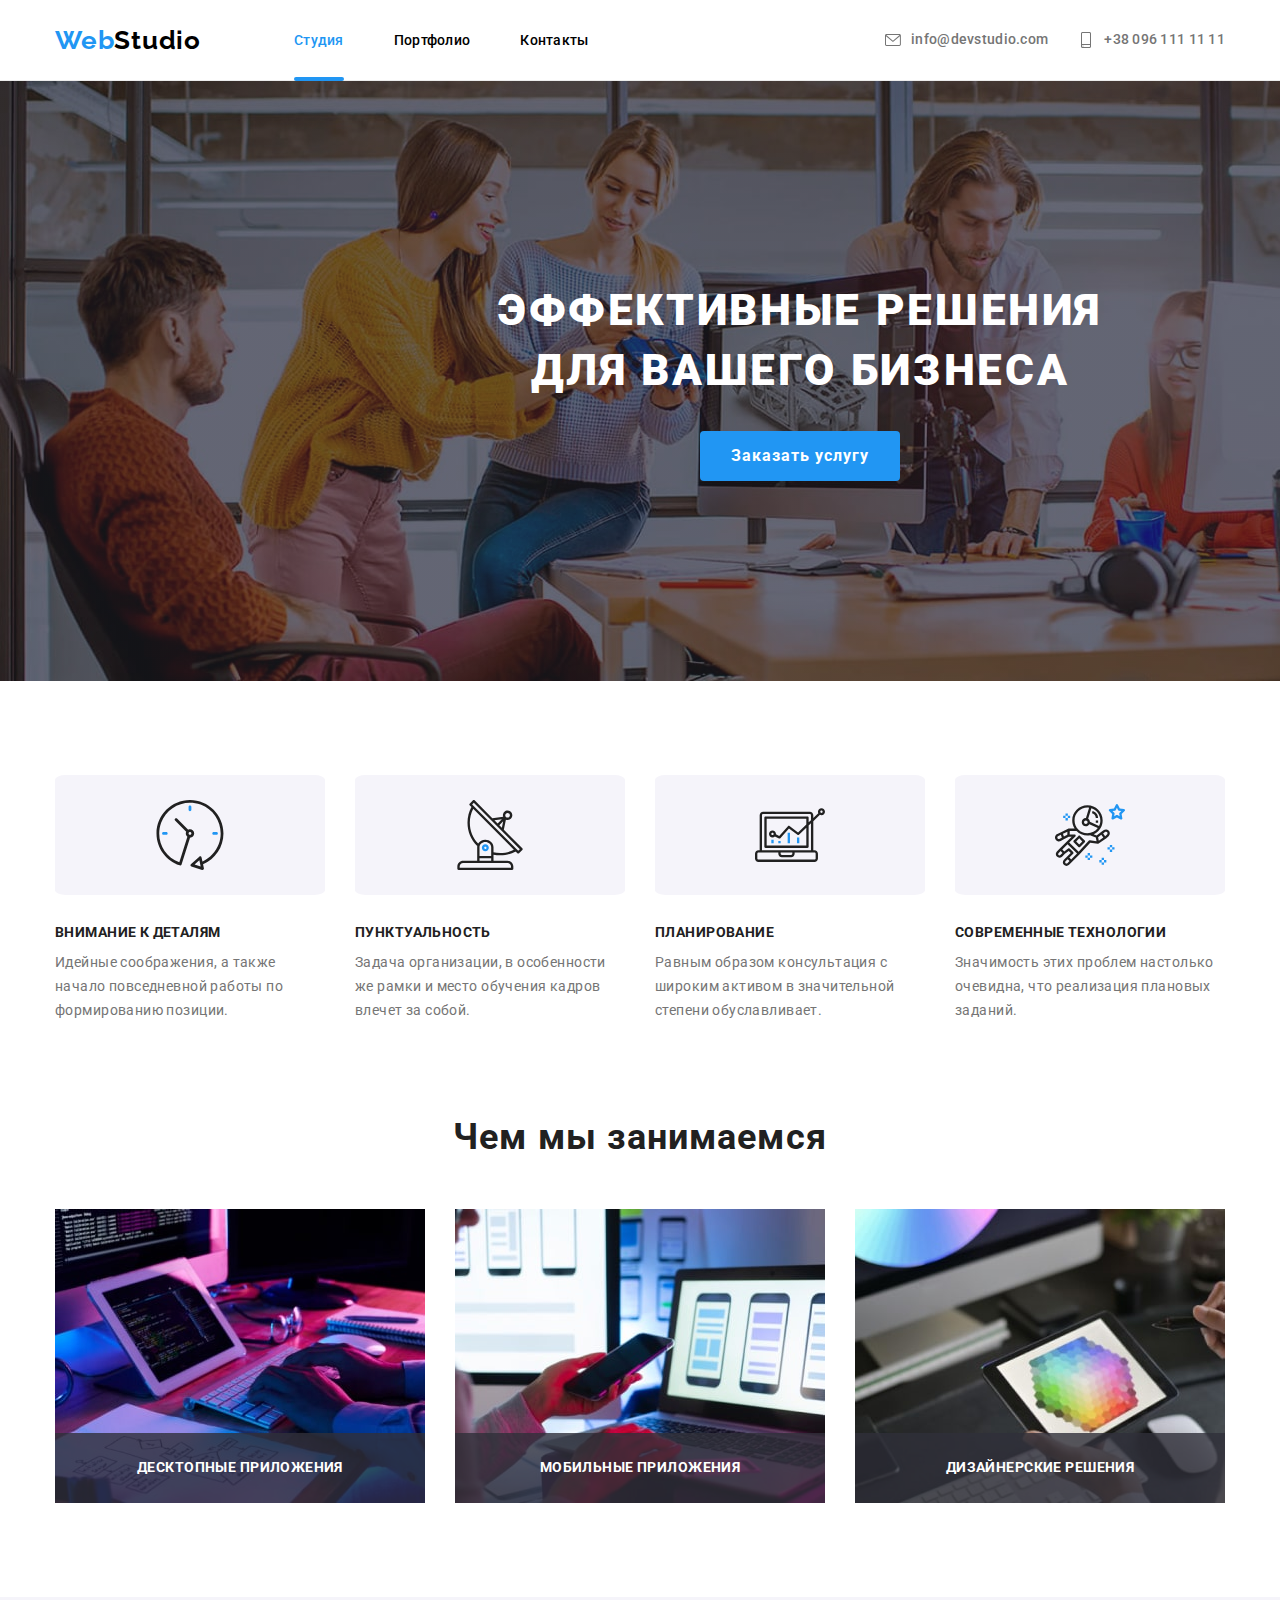
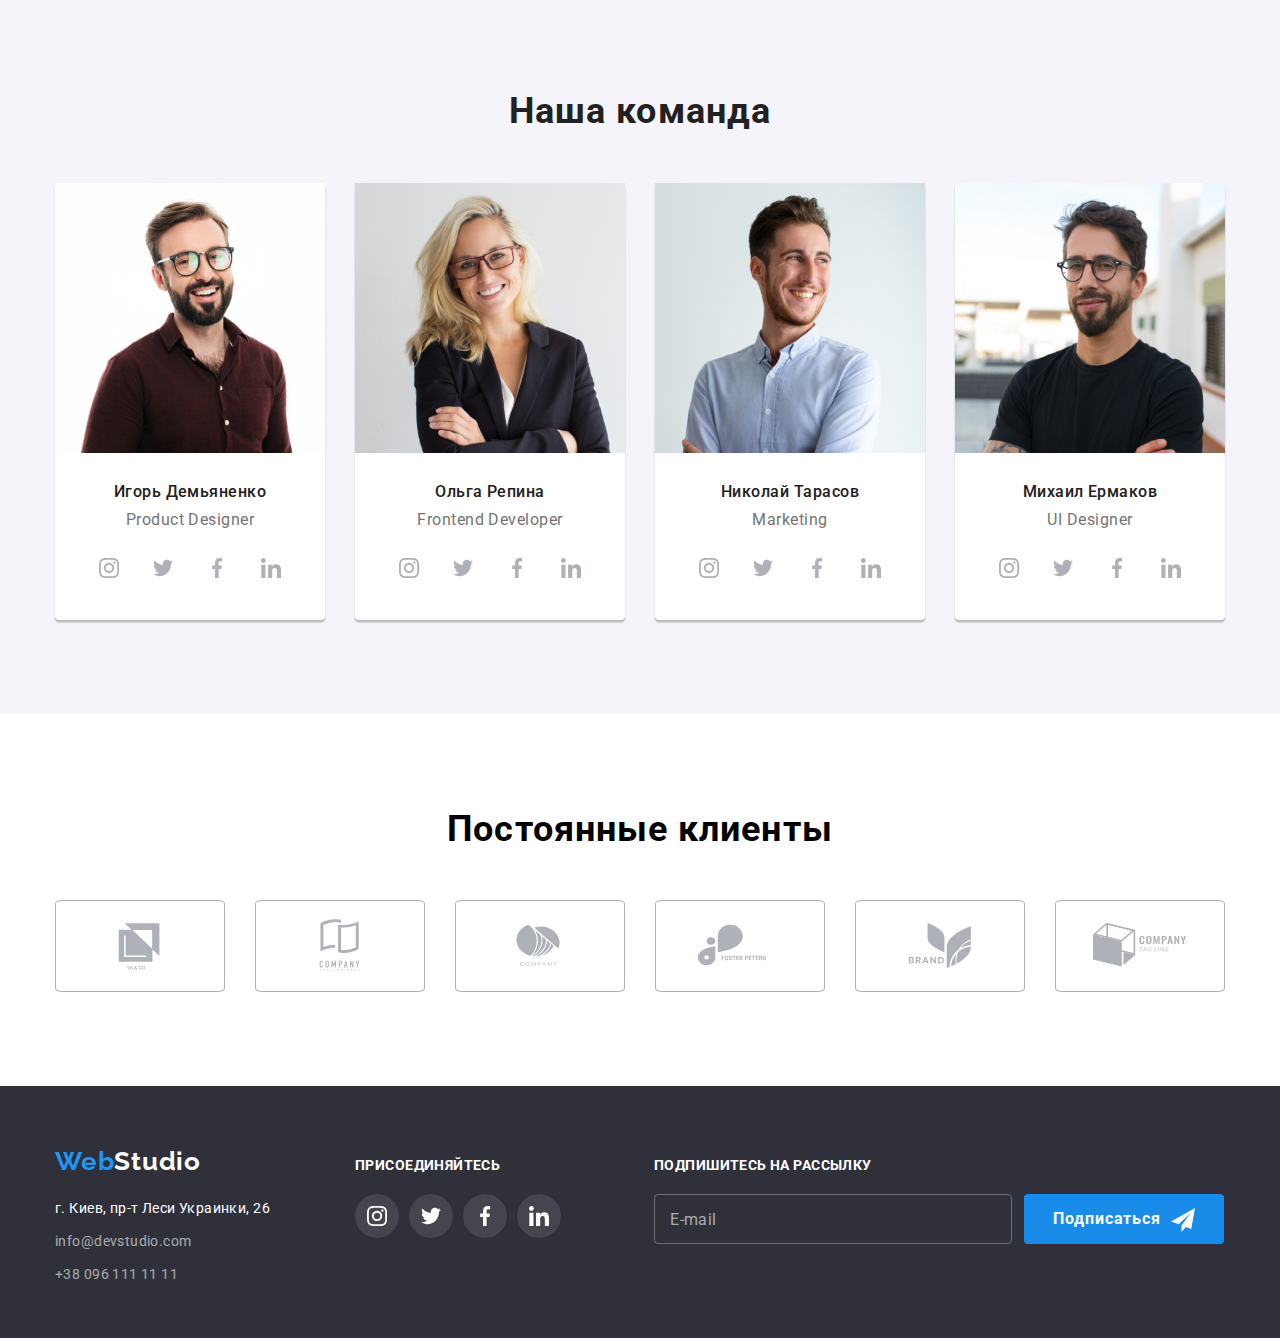
<file: index.html>
<!DOCTYPE html>
<html lang="ru">

<head>
  <meta charset="UTF-8" />
  <meta http-equiv="X-UA-Compatible" content="IE=edge" />
  <meta name="viewport" content="width=device-width, initial-scale=1.0" />
  <title>Web Studio</title>
  <link rel="preconnect" href="https://fonts.googleapis.com" />
  <link rel="preconnect" href="https://fonts.gstatic.com" crossorigin />
  <link href="https://fonts.googleapis.com/css2?family=Raleway:wght@700&family=Roboto:wght@400;500;700;900&display=swap"
    rel="stylesheet" />
  <link rel="stylesheet"
    href="https://cdnjs.cloudflare.com/ajax/libs/modern-normalize/1.1.0/modern-normalize.min.css" />
  <link rel="stylesheet" href="CSS/style.css" />
</head>

<body>
  <header class="head-information">
    <div class="container head-container">
      <a href="" class="logo-link-header link">
          Web<span class="logo-second-part" lang="en">Studio</span></a>
      <nav class="head-navigation">
        <ul class="head-list link">
          <li class="head-list-item">
            <a class="head-list-link link current" href="./index.html">Студия</a>
          </li>
          <li class="head-list-item">
            <a class="head-list-link link" href="./portfolio.html">Портфолио</a>
          </li>
          <li class="head-list-item">
            <a class="head-list-link link" href="">Контакты</a>
          </li>
        </ul>
      </nav>
      <ul class="head-right link">
        <li class="head-right-item">
          <a class="head-right-link link" href="mailto:info@devstudio.com">
            <svg class="head-right-social-icon" width="16" height="16">
              <use href="./images/sprite_images/icons.svg#icon-envelope"></use>
            </svg>info@devstudio.com
          </a>
        </li>
        <li class="head-right-item">
          <a class="head-right-link link" href="tel:+380961111111">
            <svg class="head-right-social-icon" width="16" height="16">
              <use href="./images/sprite_images/icons.svg#icon-smartphone"></use>
            </svg>+38 096 111 11 11</a>
        </li>
      </ul>
    </div>
  </header>
  <main class="hero">
    <section class="hero-upper-information">
      <div class="container hero-container">
        <h1 class="hero-title">Эффективные решения для вашего бизнеса</h1>
        <button class="order-button btn" type="button" data-modal-open>Заказать услугу</button>
      </div>
    </section>
    <section class="features">
      <div class="container">
        <h2 class="features-title visually-hidden">Особенности</h2>
        <ul class="features-list link">
          <li class="features-item">
            <ul class="features-icon-list">
              <li class="features-icon-item">
                <div class="social-icon-container">
                  <svg class="features-icon" width="70" height="70">
                    <use href="./images/sprite_images/icons.svg#icon-clock">
                    </use>
                  </svg>
                </div>
              </li>
            </ul>
            <h3 class="features-list-title">Внимание к деталям</h3>
            <p class="features-list-text">
              Идейные соображения, а также начало повседневной работы по формированию позиции.
            </p>
          </li>
          <li class="features-item">
            <ul class="features-icon-list">
              <li class="features-icon-item">
                <div class="social-icon-container">
                  <svg class="features-icon" width="70" height="70">
                    <use href="./images/sprite_images/icons.svg#icon-antenna">
                    </use>
                  </svg>
                </div>
              </li>
            </ul>
            <h3 class="features-list-title">Пунктуальность</h3>
            <p class="features-list-text">
              Задача организации, в особенности же рамки и место обучения кадров влечет за собой.
            </p>
          </li>
          <li class="features-item">
            <ul class="features-icon-list">
              <li class="features-icon-item">
                <div class="social-icon-container">
                  <svg class="features-icon" width="70" height="70">
                    <use href="./images/sprite_images/icons.svg#icon-diagram">
                    </use>
                  </svg>
                </div>
              </li>
            </ul>
            <h3 class="features-list-title">Планирование</h3>
            <p class="features-list-text">
              Равным образом консультация с широким активом в значительной степени обуславливает.
            </p>
          </li>
          <li class="features-item">
            <ul class="features-icon-list">
              <li class="features-icon-item">
                <div class="social-icon-container">
                  <svg class="features-icon" width="70" height="70">
                    <use href="./images/sprite_images/icons.svg#icon-astronaut">
                    </use>
                  </svg>
                </div>
              </li>
            </ul>
            <h3 class="features-list-title">Современные технологии</h3>
            <p class="features-list-text">
              Значимость этих проблем настолько очевидна, что реализация плановых заданий.
            </p>
          </li>
        </ul>
      </div>
    </section>
    <section class="performance">
      <div class="container performance-container">
        <h2 class="performance-title">Чем мы занимаемся</h2>
        <ul class="performance-list link">
          <li class="performance-item">
            <div class="performance-item-wrap">
              <img src="./images/hero_images/box-image-1.jpg" alt="Разработка плана действий" width="370"
                height="294" />
              <p class="performance-item-description">ДЕСКТОПНЫЕ ПРИЛОЖЕНИЯ</p>
            </div>
          </li>
          <li class="performance-item">
            <div class="performance-item-wrap">
              <img src="./images/hero_images/box-image-2.jpg" alt="Разработка макета" width="370" height="294" />
              <p class="performance-item-description">МОБИЛЬНЫЕ ПРИЛОЖЕНИЯ</p>
            </div>
          </li>
          <li class="performance-item">
            <div class="performance-item-wrap">
              <img src="./images/hero_images/box-image-3.jpg" alt="Подбор цветовой гаммы" width="370" height="294" />
              <p class="performance-item-description">ДИЗАЙНЕРСКИЕ РЕШЕНИЯ</p>
            </div>
          </li>
        </ul>
      </div>
    </section>
    <section class="team">
      <div class="container team-container">
        <h2 class="team-title">Наша команда</h2>
        <ul class="team-list link">
          <li class="team-list-item">
            <img src="./images/hero_images/team-member-1.jpg" alt="Игорь Демьяненко" width="270" height="270" />
            <div class="container team-description-container">
              <h3 class="team-list-title">Игорь Демьяненко</h3>
              <p lang="en" class="team-list-text">Product Designer</p>
              <ul class="team-social-list link">
                <li class="team-social-item">
                  <a href="" class="team-social-link">
                    <svg class="team-social-icon" width="20" height="20">
                      <use href="./images/sprite_images/icons.svg#icon-instagram"></use>
                    </svg>
                  </a>
                </li>
                <li class="team-social-item">
                  <a href="" class="team-social-link">
                    <svg class="team-social-icon" width="20" height="20">
                      <use href="./images/sprite_images/icons.svg#icon-twitter"></use>
                    </svg>
                  </a>
                </li>
                <li class="team-social-item">
                  <a href="" class="team-social-link">
                    <svg class="team-social-icon" width="20" height="20">
                      <use href="./images/sprite_images/icons.svg#icon-facebook"></use>
                    </svg>
                  </a>
                </li>
                <li class="team-social-item">
                  <a href="" class="team-social-link">
                    <svg class="team-social-icon" width="20" height="20">
                      <use href="./images/sprite_images/icons.svg#icon-linkedin"></use>
                    </svg>
                  </a>
                </li>
              </ul>
            </div>
          </li>
          <li class="team-list-item">
            <img src="./images/hero_images/team-member-2.jpg" alt="Ольга Репина" width="270" height="270" />
            <div class="container team-description-container">
              <h3 class="team-list-title">Ольга Репина</h3>
              <p lang="en" class="team-list-text">Frontend Developer</p>
              <ul class="team-social-list link">
                <li class="team-social-item">
                  <a href="" class="team-social-link">
                    <svg class="team-social-icon" width="20" height="20">
                      <use href="./images/sprite_images/icons.svg#icon-instagram"></use>
                    </svg>
                  </a>
                </li>
                <li class="team-social-item">
                  <a href="" class="team-social-link">
                    <svg class="team-social-icon" width="20" height="20">
                      <use href="./images/sprite_images/icons.svg#icon-twitter"></use>
                    </svg>
                  </a>
                </li>
                <li class="team-social-item">
                  <a href="" class="team-social-link">
                    <svg class="team-social-icon" width="20" height="20">
                      <use href="./images/sprite_images/icons.svg#icon-facebook"></use>
                    </svg>
                  </a>
                </li>
                <li class="team-social-item">
                  <a href="" class="team-social-link">
                    <svg class="team-social-icon" width="20" height="20">
                      <use href="./images/sprite_images/icons.svg#icon-linkedin"></use>
                    </svg>
                  </a>
                </li>
              </ul>
            </div>
          </li>
          <li class="team-list-item">
            <img src="./images/hero_images/team-member-3.jpg" alt="Николай Тарасов" width="270" height="270" />
            <div class="container team-description-container">
              <h3 class="team-list-title">Николай Тарасов</h3>
              <p lang="en" class="team-list-text">Marketing</p>
              <ul class="team-social-list link">
                <li class="team-social-item">
                  <a href="" class="team-social-link">
                    <svg class="team-social-icon" width="20" height="20">
                      <use href="./images/sprite_images/icons.svg#icon-instagram"></use>
                    </svg>
                  </a>
                </li>
                <li class="team-social-item">
                  <a href="" class="team-social-link">
                    <svg class="team-social-icon" width="20" height="20">
                      <use href="./images/sprite_images/icons.svg#icon-twitter"></use>
                    </svg>
                  </a>
                </li>
                <li class="team-social-item">
                  <a href="" class="team-social-link">
                    <svg class="team-social-icon" width="20" height="20">
                      <use href="./images/sprite_images/icons.svg#icon-facebook"></use>
                    </svg>
                  </a>
                </li>
                <li class="team-social-item">
                  <a href="" class="team-social-link">
                    <svg class="team-social-icon" width="20" height="20">
                      <use href="./images/sprite_images/icons.svg#icon-linkedin"></use>
                    </svg>
                  </a>
                </li>
              </ul>
            </div>
          </li>
          <li class="team-list-item">
            <img src="./images/hero_images/team-member-4.jpg" alt="Михаил Ермаков" width="270" height="270" />
            <div class="container team-description-container">
              <h3 class="team-list-title">Михаил Ермаков</h3>
              <p lang="en" class="team-list-text">UI Designer</p>
              <ul class="team-social-list link">
                <li class="team-social-item">
                  <a href="" class="team-social-link">
                    <svg class="team-social-icon" width="20" height="20">
                      <use href="./images/sprite_images/icons.svg#icon-instagram"></use>
                    </svg>
                  </a>
                </li>
                <li class="team-social-item">
                  <a href="" class="team-social-link">
                    <svg class="team-social-icon" width="20" height="20">
                      <use href="./images/sprite_images/icons.svg#icon-twitter"></use>
                    </svg>
                  </a>
                </li>
                <li class="team-social-item">
                  <a href="" class="team-social-link">
                    <svg class="team-social-icon" width="20" height="20">
                      <use href="./images/sprite_images/icons.svg#icon-facebook"></use>
                    </svg>
                  </a>
                </li>
                <li class="team-social-item">
                  <a href="" class="team-social-link">
                    <svg class="team-social-icon" width="20" height="20">
                      <use href="./images/sprite_images/icons.svg#icon-linkedin"></use>
                    </svg>
                  </a>
                </li>
              </ul>
            </div>
          </li>
        </ul>
      </div>
    </section>
    <section class="regular-clients-section">
      <div class="container regular-clients">
        <h2 class="clients-title">Постоянные клиенты</h2>
        <ul class="regular-clients-list link">
          <li class="regular-clients-item">
            <a href="" class="regular-clients-link">
              <svg class="our-clients-icon" width="106" height="60">
                <use href="./images/sprite_images/icons.svg#icon-client-1"></use>
              </svg>
            </a>
          </li>
          <li class="regular-clients-item">
            <a href="" class="regular-clients-link">
              <svg class="our-clients-icon" width="106" height="60">
                <use href="./images/sprite_images/icons.svg#icon-client-2"></use>
              </svg>
            </a>
          </li>
          <li class="regular-clients-item">
            <a href="" class="regular-clients-link">
              <svg class="our-clients-icon" width="106" height="60">
                <use href="./images/sprite_images/icons.svg#icon-client-3"></use>
              </svg>
            </a>
          </li>
          <li class="regular-clients-item">
            <a href="" class="regular-clients-link">
              <svg class="our-clients-icon" width="106" height="60">
                <use href="./images/sprite_images/icons.svg#icon-client-4"></use>
              </svg>
            </a>
          </li>
          <li class="regular-clients-item">
            <a href="" class="regular-clients-link">
              <svg class="our-clients-icon" width="106" height="60">
                <use href="./images/sprite_images/icons.svg#icon-client-5"></use>
              </svg>
            </a>
          </li>
          <li class="regular-clients-item">
            <a href="" class="regular-clients-link">
              <svg class="our-clients-icon" width="106" height="60">
                <use href="./images/sprite_images/icons.svg#icon-client-6"></use>
              </svg>
            </a>
          </li>
        </ul>
      </div>
    </section>
  </main>
  <footer class="footer">
    <div class="container footer-container">
        <div class="footer-addressess-part">
          <a href="" class="logo-link-footer link">
              Web<span class="logo-second-part-footer" lang="en">Studio</span>
          </a>
          <address class="contacts">
            <ul class="contacts-list link">
              <li class="contact-list-item">
                <a class="contact-list-adress link" href="https://goo.gl/maps/caNGbkWrKr49V2LV8" target="_blank"
                  rel="noopener noreferrer">г. Киев, пр-т Леси Украинки, 26</a>
              </li>
              <li class="contact-list-item">
                <a class="contact-list-link link" href="mailto:info@devstudio.com">info@devstudio.com
                </a>
              </li>
              <li class="contact-list-item">
                <a class="contact-list-link link" href="tel:+380961111111">+38 096 111 11 11 </a>
              </li>
            </ul>
          </address>
        </div>
        <div class="footer-social-part">
          <p class="footer-social-title">Присоединяйтесь</p>
          <ul class="footer-social-list link">
            <li class="footer-social-item">
              <a href="" class="footer-social-link">
                <svg class="footer-social-icon" width="20" height="20">
                  <use href="./images/sprite_images/icons.svg#icon-instagram"></use>
                </svg>
              </a>
            </li>
            <li class="footer-social-item">
              <a href="" class="footer-social-link">
                <svg class="footer-social-icon" width="20" height="20">
                  <use href="./images/sprite_images/icons.svg#icon-twitter"></use>
                </svg>
              </a>
            </li>
            <li class="footer-social-item">
              <a href="" class="footer-social-link">
                <svg class="footer-social-icon" width="20" height="20">
                  <use href="./images/sprite_images/icons.svg#icon-facebook"></use>
                </svg>
              </a>
            </li>
            <li class="footer-social-item">
              <a href="" class="footer-social-link">
                <svg class="footer-social-icon" width="20" height="20">
                  <use href="./images/sprite_images/icons.svg#icon-linkedin"></use>
                </svg>
              </a>
            </li>
          </ul>
        </div>
        <div class="footer-subscribe-part">
          <p class="footer-subscribe-title">Подпишитесь на рассылку</p>
          <form action="#" class="footer-form">
            <div class="footer-form-field">
              <label for="user-email-footer" class="footer-input-label"> </label>
              <input type="text" name="user-email" class="footer-input-text" id="user-email-footer"
                placeholder="E-mail" />
            </div>
            <button type="submit" class="subscribe-button">Подписаться<svg class="subscribe-icon" width="24"
                height="24">
                <use href="./images/sprite_images/icons.svg#icon-send"></use>
              </svg></button>
          </form>
        </div>
    </div>
  </footer>
  <!--is-hidden прячет модалку-->
  <div class="backdrop is-hidden" data-modal>
    <div class="modal">
      <button type="button" class="modal-close" data-modal-close>
        <svg class="close-icon" width="18" height="18">
          <use href="./images/sprite_images/icons.svg#icon-close-button"></use>
        </svg>
      </button>
      <p class="modal-title">Оставьте свои данные, мы вам перезвоним</p>
      <form action="#" class="modal-form">
        <div class="modal-form-field">
          <label for="user-name" class="modal-input-text">Имя</label>
          <div class="modal-input-wrap">
            <input type="text" name="user-name" class="modal-input" required id="user-name" />
            <svg class="input-icon" width="18" height="18">
              <use href="./images/sprite_images/icons.svg#icon-person-modal">
              </use>
            </svg>
          </div>
        </div>
        <div class="modal-form-field">
          <label for="user-tel" class="modal-input-text">Телефон</label>
          <div class="modal-input-wrap">
            <input type="tel" name="user-tel" class="modal-input" required id="user-tel" />
            <svg class="input-icon" width="18" height="18">
              <use href="./images/sprite_images/icons.svg#icon-phone-modal">
              </use>
            </svg>
          </div>
        </div>
        <div class="modal-form-field">
          <label for="user-email" class="modal-input-text">Почта</label>
          <div class="modal-input-wrap">
            <input type="email" name="user-email" class="modal-input" required id="user-email" />
            <svg class="input-icon" width="18" height="18">
              <use href="./images/sprite_images/icons.svg#icon-email-modal">
              </use>
            </svg>
          </div>
        </div>
        <div class=" modal-form-field-comment">
                <label for="user-comment" class="modal-input-text">Комментарий</label>
                <textarea name="user-comment" class="modal-input-comment" placeholder="Введите текст"
                  id="user-comment"></textarea>
          </div>
          <div class="modal-form-field-checkbox">
            <input type="checkbox" class="form-checkbox visually-hidden" name="acceptance" value="accept"
              id="terms-of-use" />
            <label class="modal-form-checkbox" for="terms-of-use">
              <span>Соглашаюсь с рассылкой и принимаю <a href="" class="acceptance-link"> Условия договора</a></span>
            </label>
            
          </div>
          <button type="submit" class="modal-button">Отправить</button>
      </form>
    </div>
  </div>
  <script src="./js/modal.js"></script>
</body>

</html>
</file>
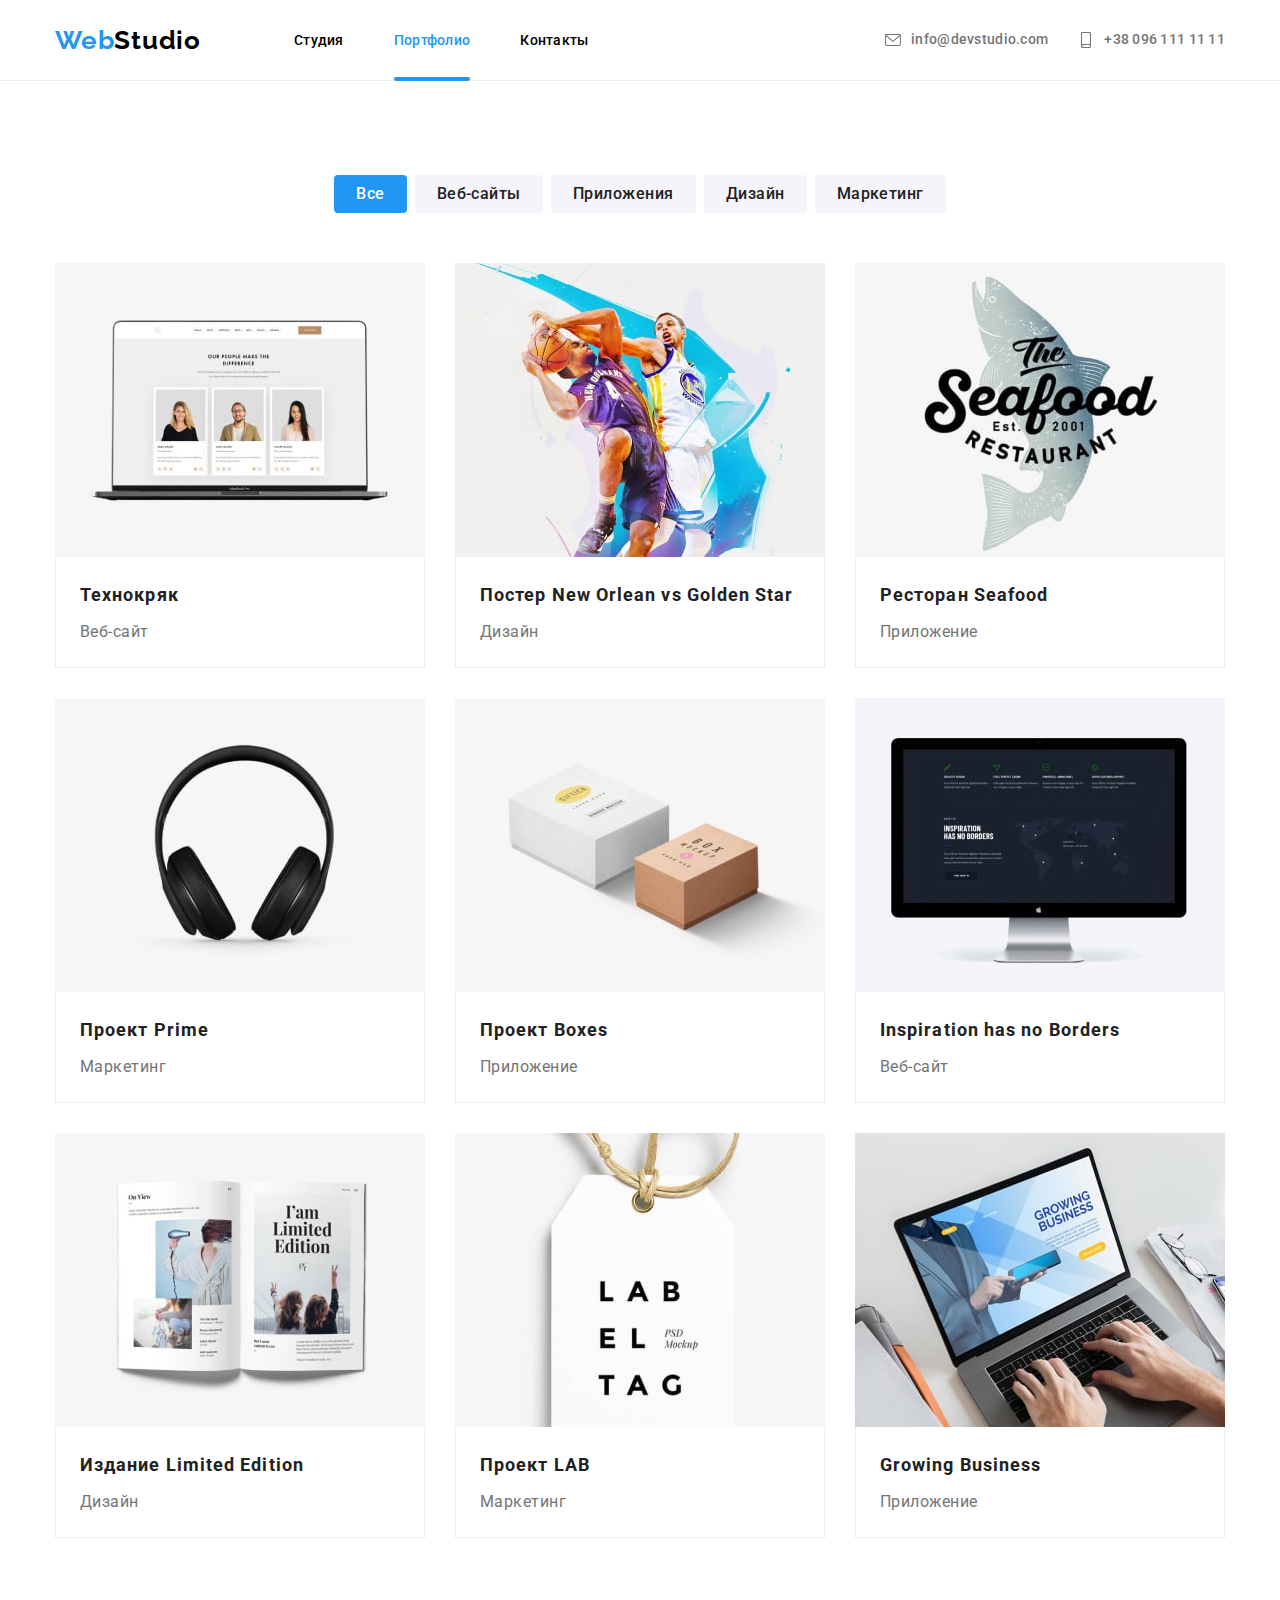
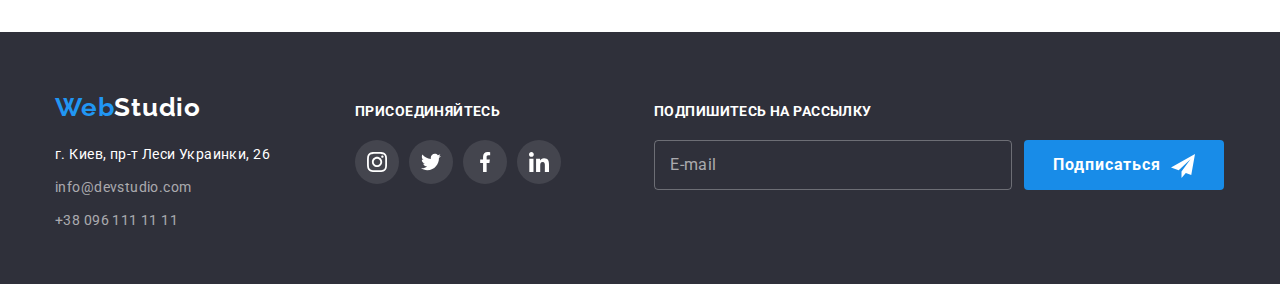
<file: portfolio.html>
<!DOCTYPE html>
<html lang="ru">

<head>
  <meta charset="UTF-8" />
  <meta http-equiv="X-UA-Compatible" content="IE=edge" />
  <meta name="viewport" content="width=device-width, initial-scale=1.0" />
  <title>Портфолио</title>
  <link rel="preconnect" href="https://fonts.googleapis.com" />
  <link rel="preconnect" href="https://fonts.gstatic.com" crossorigin />
  <link href="https://fonts.googleapis.com/css2?family=Raleway:wght@700&family=Roboto:wght@400;500;700;900&display=swap"
    rel="stylesheet" />
  <link rel="stylesheet"
    href="https://cdnjs.cloudflare.com/ajax/libs/modern-normalize/1.1.0/modern-normalize.min.css" />
  <link rel="stylesheet" href="CSS/style.css" />
</head>

<body>
  <header class="head-information">
    <div class="container head-container">
      <a href="" class="logo-link-header link">
        Web<span class="logo-second-part" lang="en">Studio</span>
      </a>
      <nav class="head-navigation">
        <ul class="head-list link">
          <li class="head-list-item">
            <a class="head-list-link link" href="./index.html">Студия</a>
          </li>
          <li class="head-list-item">
            <a class="head-list-link link current" href="./portfolio.html">Портфолио</a>
          </li>
          <li class="head-list-item">
            <a class="head-list-link link" href="">Контакты</a>
          </li>
        </ul>
      </nav>
      <ul class="head-right link">
        <li class="head-right-item">
          <a class="head-right-link link" href="mailto:info@devstudio.com">
            <svg class="head-right-social-icon" width="16" height="16">
              <use href="./images/sprite_images/icons.svg#icon-envelope"></use>
            </svg>info@devstudio.com
          </a>
        </li>
        <li class="head-right-item">
          <a class="head-right-link link" href="tel:+380961111111">
            <svg class="head-right-social-icon" width="16" height="16">
              <use href="./images/sprite_images/icons.svg#icon-smartphone"></use>
            </svg>+38 096 111 11 11</a>
        </li>
      </ul>
    </div>
  </header>
  <main>
    <section class="portfolio-main-part">
      <h1 class="Portfolio-main-title visually-hidden">Примеры проектов</h1>
      <div class="container">
        <ul class="portfolio-nav-list link">
          <li class="portfolio-nav-item">
            <button class="portfolio-button portfolio-button-active" type="button">Все</button>
          </li>
          <li class="portfolio-nav-item">
            <button class="portfolio-button button" type="button">Веб-сайты</button>
          </li>
          <li class="portfolio-nav-item">
            <button class="portfolio-button button" type="button">Приложения</button>
          </li>
          <li class="portfolio-nav-item">
            <button class="portfolio-button button" type="button">Дизайн</button>
          </li>
          <li class="portfolio-nav-item">
            <button class="portfolio-button button" type="button">Маркетинг</button>
          </li>
        </ul>
        <ul class="portfolio-examples-list link">
          <li class="portfolio-examples-item">
            <a href="" class="portfolio-box link">
              <div class="portfolio-wrap">
                <img src="./images/portfolio_images/img-1.jpg" width="370" height="294" alt="Ноутбук с проектом" />
                <p class="portfolio-examples-help-text">Технокряк это современная площадка распространения коронавируса.
                  Компании используют эту платформу для цифрового шпионажа и атак на защищённые сервера конкурентов.</p>
              </div>
              <div class="container portfolio-description-container">
                <h2 class="portfolio-examples-title">Технокряк</h2>
                <p class="portfolio-examples-text">Веб-сайт</p>
              </div>

            </a>
          </li>
          <li class="portfolio-examples-item">
            <a href="" class="portfolio-box link">
              <div class="portfolio-wrap">
                <img src="./images/portfolio_images/img-2.jpg" width="370" height="294" alt="Момент матча" />
                <p class="portfolio-examples-help-text"></p>
              </div>
              <div class="container portfolio-description-container">
                <h2 class="portfolio-examples-title">
                  Постер <span lang="en">New Orlean vs Golden Star</span>
                </h2>
                <p class="portfolio-examples-text">Дизайн</p>
              </div>
            </a>
          </li>
          <li class="portfolio-examples-item">
            <a href="" class="portfolio-box link">
              <div class="portfolio-wrap">
                <img src="./images/portfolio_images/img-3.jpg" width="370" height="294" alt="Логотип с рыбой" />
                <p class="portfolio-examples-help-text"></p>
              </div>
              <div class="container portfolio-description-container">
                <h2 class="portfolio-examples-title">Ресторан <span lang="en">Seafood</span></h2>
                <p class="portfolio-examples-text">Приложение</p>
              </div>
            </a>
          </li>
          <li class="portfolio-examples-item">
            <a href="" class="portfolio-box link">
              <div class="portfolio-wrap">
                <img src="./images/portfolio_images/img-4.jpg" width="370" height="294" alt="Фотография наушников" />
                <p class="portfolio-examples-help-text"></p>
              </div>
              <div class="container portfolio-description-container">
                <h2 class="portfolio-examples-title">Проект <span lang="en">Prime</span></h2>
                <p class="portfolio-examples-text">Маркетинг</p>
              </div>
            </a>
          </li>
          <li class="portfolio-examples-item">
            <a href="" class="portfolio-box link">
              <div class="portfolio-wrap">
                <img src="./images/portfolio_images/img-5.jpg" width="370" height="294" alt="Фотография коробок" />
                <p class="portfolio-examples-help-text"></p>
              </div>
              <div class="container portfolio-description-container">
                <h2 class="portfolio-examples-title">Проект <span lang="en">Boxes</span></h2>
                <p class="portfolio-examples-text">Приложение</p>
              </div>
            </a>
          </li>
          <li class="portfolio-examples-item">
            <a href="" class="portfolio-box link">
              <div class="portfolio-wrap">
                <img src="./images/portfolio_images/img-6.jpg" width="370" height="294" alt="Монитор с картой мира" />
                <p class="portfolio-examples-help-text"></p>
              </div>
              <div class="container portfolio-description-container">
                <h2 class="portfolio-examples-title" lang="en">Inspiration has no Borders</h2>
                <p class="portfolio-examples-text">Веб-сайт</p>
              </div>
            </a>
          </li>
          <li class="portfolio-examples-item">
            <a href="" class="portfolio-box link">
              <div class="portfolio-wrap">
                <img src="./images/portfolio_images/img-7.jpg" width="370" height="294" alt="Разворот книги" />
                <p class="portfolio-examples-help-text"></p>
              </div>
              <div class="container portfolio-description-container">
                <h2 class="portfolio-examples-title">
                  Издание <span lang="en">Limited Edition</span>
                </h2>
                <p class="portfolio-examples-text">Дизайн</p>
              </div>
            </a>
          </li>
          <li class="portfolio-examples-item">
            <a href="" class="portfolio-box link">
              <div class="portfolio-wrap">
                <img src="./images/portfolio_images/img-8.jpg" width="370" height="294" alt="Фотография этикетки" />
                <p class="portfolio-examples-help-text"></p>
              </div>
              <div class="container portfolio-description-container">
                <h2 class="portfolio-examples-title">Проект <span lang="en">LAB</span></h2>
                <p class="portfolio-examples-text">Маркетинг</p>
              </div>
            </a>
          </li>
          <li class="portfolio-examples-item">
            <a href="" class="portfolio-box link">
              <div class="portfolio-wrap">
                <img src="./images/portfolio_images/img-9.jpg" width="370" height="294" alt="Работа за ноутбуком" />
                <p class="portfolio-examples-help-text"></p>
              </div>
              <div class="container portfolio-description-container">
                <h2 class="portfolio-examples-title" lang="en">Growing Business</h2>
                <p class="portfolio-examples-text">Приложение</p>
              </div>
            </a>
          </li>
        </ul>
      </div>
    </section>
  </main>
  <footer class="footer">
    <div class="container footer-container">
        <div class="footer-addressess-part">
          <a href="" class="logo-link-footer link">
            Web<span class="logo-second-part-footer" lang="en">Studio</span>
          </a>
          <address class="contacts">
            <ul class="contacts-list link">
              <li class="contact-list-item">
                <a class="contact-list-adress link" href="https://goo.gl/maps/caNGbkWrKr49V2LV8" target="_blank"
                  rel="noopener noreferrer">г. Киев, пр-т Леси Украинки, 26  </a>
              </li>
              <li class="contact-list-item">
                <a class="contact-list-link link" href="mailto:info@devstudio.com">info@devstudio.com
                </a>
              </li>
              <li class="contact-list-item">
                <a class="contact-list-link link" href="tel:+380961111111">+38 096 111 11 11 </a>
              </li>
            </ul>
          </address>
        </div>
        <div class="footer-social-part">
          <p class="footer-social-title">Присоединяйтесь</p>
          <ul class="footer-social-list link">
            <li class="footer-social-item">
              <a href="" class="footer-social-link">
                <svg class="footer-social-icon" width="20" height="20">
                  <use href="./images/sprite_images/icons.svg#icon-instagram"></use>
                </svg>
              </a>
            </li>
            <li class="footer-social-item">
              <a href="" class="footer-social-link">
                <svg class="footer-social-icon" width="20" height="20">
                  <use href="./images/sprite_images/icons.svg#icon-twitter"></use>
                </svg>
              </a>
            </li>
            <li class="footer-social-item">
              <a href="" class="footer-social-link">
                <svg class="footer-social-icon" width="20" height="20">
                  <use href="./images/sprite_images/icons.svg#icon-facebook"></use>
                </svg>
              </a>
            </li>
            <li class="footer-social-item">
              <a href="" class="footer-social-link">
                <svg class="footer-social-icon" width="20" height="20">
                  <use href="./images/sprite_images/icons.svg#icon-linkedin"></use>
                </svg>
              </a>
            </li>
          </ul>
        </div>
        <div class="footer-subscribe-part">
          <p class="footer-subscribe-title">Подпишитесь на рассылку</p>
          <form action="#" class="footer-form">
            <div class="footer-form-field">
              <label for="user-email-footer" class="footer-input-label"> </label>
              <input type="text" name="user-email" class="footer-input-text" id="user-email-footer"
                placeholder="E-mail" />
            </div>
            <button type="submit" class="subscribe-button">Подписаться<svg class="subscribe-icon" width="24"
                height="24">
                <use href="./images/sprite_images/icons.svg#icon-send"></use>
              </svg></button>
          </form>
        </div>
    </div>
  </footer>
</body>

</html>
</file>
<file: CSS/style.css>
:root {
  --header-menu-color: #212121;
  --header-contacts-color: #757575;
  --main-title-color: #ffffff;
  --secondary-title-color: #212121;
  --article-color: #757575;
  --button-text-color: #ffffff;
  --team-name-color: #212121;
  --team-text-color: #757575;
  --footer-adress-color: #ffffff;
  --portfolio-examples-title-color: #212121;
  --portfolio-examples-text-color: #757575;
  --accent-color: #2196f3;
  --title-background-color:#2f303a;
  --footer-contacts-color:rgba(255, 255, 255, 0.6);
  --timing-function: cubic-bezier(0.4, 0, 0.2, 1);
}

p,
h1,
h2,
h3,
h4,
h5,
h6 {
  margin: 0;
}

ul {
  margin: 0;
  padding: 0;
  list-style: none;
}

button {
  cursor: pointer;
}

img {
  display: block;
}

.container {
  max-width: 1200px;
  padding-left: 15px;
  padding-right: 15px;
  margin: 0 auto;
}

body {
  font-family: 'Roboto', sans-serif;
  background-color: #ffffff;
}

.link {
  list-style-type: none;
  text-decoration: none;
}

/*---------------web-studio-style---------------*/

/*---------------header-style---------------*/

.head-list-link {
  font-weight: 500;
  font-size: 14px;
  line-height: 1.06;
  letter-spacing: 0.02em;
  color: var(--header-menu-color);
  color: inherit;
  transition-property: color;
  transition-duration: 250ms;
  transition-timing-function: var(--timing-function);
  position: relative;
}

.head-list-link:hover,
.head-list-link:focus {
  color: var(--accent-color);
}

.contact-list-link:hover,
.contact-list-link:focus {
  color: var(--accent-color);
}

.logo-link-header {
  display: block;
  margin-right: 93px;
  padding-top: 24px;
  padding-bottom: 24px;
  font-family: Raleway;
  font-style: normal;
  font-weight: bold;
  font-size: 26px;
  line-height: 1.19;
  letter-spacing: 0.03em;
  color: #2196f3;
}

.logo-second-part {
  font-family: Raleway;
  font-style: normal;
  font-weight: bold;
  font-size: 26px;
  line-height: 1.19;
  letter-spacing: 0.03em;
  color: #000000;
}

.head-right {
  font-weight: 500;
  font-size: 14px;
  line-height: 1.14;
  letter-spacing: 0.02em;
  color: var(--header-contacts-color);
}

.current{
  color: #2196f3;
}

.head-list-link.current::after {
  content: "";
  width: 100%;
  height: 4px;
  background-color: var(--accent-color);
  position: absolute;
  border-radius: 2px;
  left: 0;
  bottom: -1px;
}

.head-container{
  display: flex;
  align-items: center;
}

.head-list {
  display: flex;
}

.head-list-link{
  display: block;
  padding-bottom: 32px;
  padding-top: 32px;
}

.head-list-item {
  margin-right: 50px;
}

.head-list-item:last-child{
  margin-right: 0px;
}

.head-navigation{
  margin-right: auto;
}

.head-right {
  display: flex;
  align-items: center;
}

.head-right-item{
  display: flex;
  align-items: center;
  margin-right: 30px;
}

.head-right-item:last-child{
  margin-right: 0px;
}

.head-right-link {
  padding-top: 32px;
  padding-bottom: 32px;
  color: var(--header-contacts-color);
  transition-property: fill, color;
  transition-duration: 250ms;
  transition-timing-function: var(--timing-function);
}

.head-right-link:last-child{
  margin-right: 0;
}

.head-right-link:hover,
.head-right-link:focus {
  color: var(--accent-color);
}

.head-right-social-icon{
  margin-right: 10px;
  vertical-align: middle;
  fill: currentColor;
}

.head-right-link:hover .head-right-link-icon,
.head-right-link:focus .head-right-link-icon {
  color: var(--accent-color);
}

.head-information{
  border-bottom: 1px solid #ECECEC;
}

/*---------------main part style---------------*/

.hero-title {
  font-weight: 900;
  font-size: 44px;
  line-height: 1.36;
  text-align: center;
  width: 696px;
  height: 120px;
  letter-spacing: 0.06em;
  text-transform: uppercase;
  color: var(--main-title-color);
  margin: 0 auto 30px;
}

.hero-upper-information {
  padding-top: 200px ;
  padding-bottom: 200px;
  background-color: var(--title-background-color);
  background-image: linear-gradient(rgba(47, 48, 58, 0.4), rgba(47, 48, 58, 0.4)), url(../images/hero_images/header-background.jpg);
  background-repeat: no-repeat;
  background-position: center;
  background-size: cover;
  width: 1600px;
  margin: 0 auto;
}
/*---------------button-style---------------*/
.order-button {
  font-family: Roboto, sans-serif;
  font-weight: 700;
  font-size: 16px;
  line-height: 1.87;
  letter-spacing: 0.06em;
  color: var(--button-text-color);
  background-color: var(--accent-color);
  cursor: pointer;
  width: 200px;
  height: 50px;
  border: none;
  border-radius: 4px;
  transition-property: color;
  transition-duration: 250ms;
  transition-timing-function: var(--timing-function);
}

.btn{
  display: block;
  text-align: center;
  margin: 0 auto;
}
.order-button:hover,
.order-button:focus {
  color: var(--button-text-color);
  box-shadow: 0px 1px 3px rgba(0, 0, 0, 0.12), 
  0px 1px 1px rgba(0, 0, 0, 0.14), 
  0px 2px 1px rgba(0, 0, 0, 0.2);
}



/*---------------feat-part-style---------------*/

.features-list-title {
  font-weight: bold;
  font-size: 14px;
  line-height: 1.14;
  letter-spacing: 0.03em;
  text-transform: uppercase;
  color: var(--secondary-title-color);
  margin-bottom: 10px;
}

.visually-hidden {
  position: absolute;
  width: 1px;
  height: 1px;
  margin: -1px;
  border: 0;
  padding: 0;
  white-space: nowrap;
  clip-path: inset(100%);
  clip: rect(0 0 0 0);
  overflow: hidden;
}

.features{
  padding-top: 94px;
  padding-bottom: 94px;
}

.features-list-text {
  font-weight: normal;
  font-size: 14px;
  line-height: 1.71;
  letter-spacing: 0.03em;
  color: var(--article-color);
}

.features-list {
  display: flex;
}

.features-item {
  width: 270px;
  margin-right: 30px;
}

.features-item:last-child{
  margin-right: 0px;
}

.features-icon {
  border: rgba(175, 177, 184, 1);
}

.social-icon-container{
  display: flex;
  justify-content: center;
  align-items: center;
  height: 120px;
}

.features-icon-item{
  margin-right: 30px;
  margin-bottom: 30px;
  border-radius: 4%;
  background-color: #F5F4FA;
}

.features-icon-item:last-child{
  margin-right: 0;
}

/*---------------performance-part-style---------------*/


.performance {
  padding-bottom: 94px;
}

.performance-title {
  align-items: center;
  margin-bottom: 50px;
}

.performance-list {
  display: flex;
}

.performance-item {
  margin-right: 30px;
  position: relative;
}

.performance-item:last-child {
  margin-right: 0;
}

.performance-item-description{
  display: flex;
  justify-content: center;
  align-items: center;
  font-family: Roboto;
  font-style: normal;
  font-weight: 700;
  font-size: 14px;
  line-height: 1.14;
  text-align: center;
  letter-spacing: 0.03em;
  width: 100%;
  height: 70px;
  margin: 0 auto;
  color: var(--main-title-color);
  background-color: rgba(47, 48, 58, 0.8);
  position: absolute;
  top: 224px;
  left: 0;
}


.performance-title {
  font-weight: bold;
  font-size: 36px;
  line-height: 1.16;
  text-align: center;
  letter-spacing: 0.03em;
  color: var(--secondary-title-color);
}

/*------------------team-part--------------*/

.team-title {
  font-weight: bold;
  font-size: 36px;
  line-height: 1.16;
  text-align: center;
  letter-spacing: 0.03em;
  color: var(--secondary-title-color);
}

.team-list-title {
  font-weight: 500;
  font-size: 16px;
  line-height: 1.18;
  letter-spacing: 0.03em;
  border: none;
  border-radius: 4px;
  color: var(--team-name-color);
}

.team-list-text {
  font-weight: normal;
  font-size: 16px;
  line-height: 1.18;
  letter-spacing: 0.03em;
  border: none;
  border-radius: 4px;
  color: var(--team-text-color);
}

.team-list-item {
  border: none;
  border-radius: 4px;
  background-color: #ffffff;
  box-shadow: 0px 3px 1px rgba(0, 0, 0, 0.1), 0px 1px 2px rgba(0, 0, 0, 0.08),
    0px 2px 2px rgba(0, 0, 0, 0.12);
}

.team {
  background-color: #f5f4fa;
  padding-top: 94px;
  padding-bottom: 94px;
}

.team-list {
  display: flex;
}

.team-title {
  margin-bottom: 50px;
}

.team-list {
  margin: -15px;
}

.team-list-item {
  margin: 15px;
}

.team-list-text {
  margin-bottom: 16px;
}

.team-description-container{
  text-align: center;
  padding: 30px 32px 30px 32px;
}

.team-list-title{
  margin-bottom: 10px;
}

.team-social-list{
  display: flex;
  justify-content: center;
}

.team-social-item{
  width: 44px;
  height: 44px;
  margin-right: 10px;
}

.team-social-item:last-child{
  margin-right: 0;
}

.team-social-link{
  width: 100%;
  height: 100%;
  border-radius: 50%;
  display: flex;
  align-items: center;
  justify-content: center;
  background-color: #ffffff;
  transition-property: background-color;
  transition-duration: 250ms;
  transition-timing-function: var(--timing-function);
}

.team-social-link:hover,
.team-social-link:focus{
  background-color: var(--accent-color);
}

.team-social-icon{
  fill: #AFB1B8;
  transition-property: fill;
  transition-duration: 250ms;
  transition-timing-function: var(--timing-function);
}

.team-social-link:hover .team-social-icon,
.team-social-link:focus .team-social-icon{
  fill: var(--button-text-color);
}
/*---------------clients-part---------------*/

.regular-clients-section{
  padding-top: 94px;
  padding-bottom: 94px;
}

.clients-title{
  font-family: Roboto;
  font-style: normal;
  font-weight: bold;
  font-size: 36px;
  line-height: 42px;
  text-align: center;
  letter-spacing: 0.03em;
  text-align: center;
  margin-bottom: 50px;
}

.our-clients-icon{
  fill: #AFB1B8;
  transition-property: fill, border;
  transition-duration: 250ms;
  transition-timing-function: var(--timing-function);
}

.regular-clients-list{
  width: 100%;
  height: 100%;
  display: flex;
  align-items: center;
  background-color: #ffffff;
}

.regular-clients-item{
  margin-right: 30px;
}

.regular-clients-item:last-child{
  margin-right: 0;
}

.regular-clients-link{
  display: flex;
  justify-content: center;
  align-items: center;
  width: 170px;
  height: 92px;
  border: 1px solid #AFB1B8;
  border-radius: 4%;
}

.regular-clients-link:hover .our-clients-icon,
.regular-clients-link:focus .our-clients-icon{
  fill: var(--accent-color);
}

.regular-clients-link:hover ,
.regular-clients-link:focus {
  border: 1px solid var(--accent-color);
}

/*---------------footer-style---------------*/

.logo-link-footer {
  font-family: Raleway;
  font-style: normal;
  font-weight: bold;
  font-size: 26px;
  line-height: 1.19;
  letter-spacing: 0.03em;
  color: #2196f3;
}

.logo-second-part-footer {
  font-family: Raleway;
  font-style: normal;
  font-weight: bold;
  font-size: 26px;
  line-height: 1.19;
  letter-spacing: 0.03em;
  color: #ffffff;
}

.footer {
  font-family: 'Roboto', sans-serif;
  font-style: normal;
  background-color: #2f303a;
  height: 252px;
}

.contact-list-adress {
  font-family: 'Roboto', sans-serif;
  font-style: normal;
  font-weight: normal;
  font-size: 14px;
  line-height: 1.71;
  letter-spacing: 0.03em;
  color: var(--footer-adress-color);
  font-family: inherit;
  transition-property: color;
  transition-duration: 250ms;
  transition-timing-function: var(--timing-function);
}

.contact-list-adress:hover,
.contact-list-adress:focus {
  color: var(--accent-color);
}

.contact-list-link {
  font-family: 'Roboto', sans-serif;
  font-style: normal;
  font-weight: normal;
  font-size: 14px;
  line-height: 1.71;
  letter-spacing: 0.03em;
  color: var(--footer-contacts-color);
  transition-property: backgound-color;
  transition-duration: 250ms;
  transition-timing-function: var(--timing-function);
}

.contact-list-link:hover,
.contact-list-link:focus {
  color: var(--accent-color);
}

.footer-social-title{
  font-family: Roboto;
  font-style: normal;
  font-weight: bold;
  font-size: 14px;
  line-height: 16px;
  letter-spacing: 0.03em;
  text-transform: uppercase;
}

.footer-container{
  display: flex;
  align-items: baseline;
}

.footer{
  padding-top: 60px;
  padding-bottom: 60px;
}

.logo-link-footer{
  display: block;
  margin-bottom: 20px;
}

.contact-list-item {
  margin-bottom: 9px;
}

.footer-addressess-part{
  margin-right: 85px;
}

.contact-list-item:last-child{
  margin-bottom: 0px;
}

.footer-social-part{
  margin-right: 93px;
}

.footer-social-title{
  text-align: center;
  color: #ffffff;
  margin-bottom: 20px;
}

.footer-social-list{
  display: flex;
  flex-direction: row;
}

.footer-social-title{
  font-family: Roboto;
  font-style: normal;
  font-weight: bold;
  font-size: 14px;
  line-height: 1.14;
  letter-spacing: 0.03em;
  text-transform: uppercase;
  display: block;
  text-align: start;
  margin-bottom: 20px;
}

.footer-social-item{
  width: 44px;
  height: 44px;
  margin-right: 10px;
}

.footer-social-item:last-child{
  margin-right: 0;
}

.footer-social-link{
  width: 100%;
  height: 100%;
  border-radius: 50%;
  display: flex;
  align-items: center;
  justify-content: center;
  background-color: rgba(255, 255, 255, 0.1);
  transition-property: background-color;
  transition-duration: 250ms;
  transition-timing-function: var(--timing-function);
}

.footer-social-link:hover,
.footer-social-link:focus{
  background-color: var(--accent-color);
}

.footer-social-icon{
  fill: #ffffff;
}

.footer-social-link:hover .footer-social-icon,
.footer-social-link:focus .footer-social-icon{
  fill: var(--button-text-color);
}

.footer-form{
  display: flex;
}

.footer-subscribe-title{
  font-family: Roboto;
  font-style: normal;
  font-weight: bold;
  font-size: 14px;
  line-height: 1.14;
  letter-spacing: 0.03em;
  text-transform: uppercase;
  color: var(--footer-adress-color);
  margin-bottom: 20px;
}

.footer-input-text{
  width: 358px;
  height: 50px;
  border: 1px solid rgba(255, 255, 255, 0.3);
  box-sizing: border-box;
  border-radius: 4px;
  background-color: inherit;
  padding-left: 15px;
  color: var(--footer-adress-color);
  margin-right: 12px;
}

.footer-input-text::placeholder{
  font-family: Roboto;
  font-style: normal;
  font-weight: normal;
  font-size: 16px;
  line-height: 1.25;
  display: flex;
  align-items: center;
  letter-spacing: 0.03em;
  color: rgba(255, 255, 255, 0.6);
}

.subscribe-button{
  display: inline-block;
  justify-content: center;
  text-align: center;
  font-family: Roboto;
  font-style: normal;
  font-weight: bold;
  font-size: 16px;
  line-height: 1.87;
  letter-spacing: 0.06em;
  margin: 0 auto;
  width: 200px;
  height: 50px;
  color: var(--button-text-color);
  border: var(--accent-color);
  background-color: #188CE8;
  border-radius: 4px;
  padding: 0;
}

.subscribe-button:hover,
.subscribe-button:focus{
  box-shadow: 0px 1px 3px rgba(0, 0, 0, 0.12), 
  0px 1px 1px rgba(0, 0, 0, 0.14), 
  0px 2px 1px rgba(0, 0, 0, 0.2);
}

.subscribe-icon{
  fill: currentColor;
  vertical-align: middle;
  margin-left: 10px;
}

/*---------------portfolio-style---------------*/

.portfolio-main-part{
  padding-top: 94px;
  padding-bottom: 94px;
}

.portfolio-nav-list {
  display: flex;
  justify-content: center;
  margin-bottom: 50px;
}

.portfolio-nav-item{
  margin-right: 8px;
}

.portfolio-nav-item:last-child{
  margin-right: 0;
}

.portfolio-button {
  font-family: Roboto, sans-serif;
  font-weight: 500;
  font-size: 16px;
  line-height: 1.62;
  text-align: center;
  letter-spacing: 0.03em;
  color: var(--secondary-title-color);
  background-color: #f5f4fa;
  border: none;
  border-radius: 4px;
  padding: 6px 22px;
  cursor: pointer;
  transition-property: background-color, color, shadow;
  transition-duration: 250ms;
  transition-timing-function: var(--timing-function);
}

.portfolio-button-active {
  color: #ffffff;
  background-color: var(--accent-color);
}

.portfolio-button:active {
  color: #ffffff;
  background-color: var(--accent-color);
  box-shadow: 0px 3px 1px rgba(0, 0, 0, 0.1), 0px 1px 2px rgba(0, 0, 0, 0.08),
  0px 2px 2px rgba(0, 0, 0, 0.12);
}

.portfolio-button:hover,
.portfolio-button:focus {
  color: #ffffff;
  background-color: var(--accent-color);
  box-shadow: 0px 3px 1px rgba(0, 0, 0, 0.1), 0px 1px 2px rgba(0, 0, 0, 0.08),
  0px 2px 2px rgba(0, 0, 0, 0.12);
}

/*---------------header-exact-as-previous------*/

.portfolio-examples-title {
  font-weight: bold;
  font-size: 18px;
  line-height: 2;
  letter-spacing: 0.06em;
  color: var(--portfolio-examples-title-color);
}

.portfolio-examples-text {
  font-weight: normal;
  font-size: 16px;
  line-height: 1.87;
  letter-spacing: 0.03em;
  color: var(--portfolio-examples-text-color);
}

.portfolio-examples-help-text{
  font-family: Roboto;
  font-style: normal;
  font-weight: normal;
  font-size: 18px;
  line-height: 1.56;
  letter-spacing: 0.03em;
  color: var(--main-title-color);
  background-color: rgba(33, 150, 243, 0.9);
  width: 370px;
  height: 294px;
  padding: 63px 24px;
  top: 0;
  left: 0;
  position: absolute;
  transform: translateY(101%);
  transition: transform;
  transition-duration: 250ms;
  transition-timing-function: var(--timing-function);
}

.portfolio-wrap{
  position: relative;
  overflow: hidden;
}

.portfolio-examples-list {
  display: flex;
  flex-wrap: wrap;
}

.portfolio-examples-item:not(:nth-child(3n)) {
  margin-right: 30px;
}

.portfolio-examples-item:not(:nth-last-child(-n + 3)) {
  margin-bottom: 30px;
}

.portfolio-box{
  display: inline-block;
  transition-property: box-shadow;
  transition-duration: 250ms;
  transition-timing-function: var(--timing-function);
}

.portfolio-box:hover ,
.portfolio-box:focus-within {
  box-shadow:  0px 1px 1px rgba(0, 0, 0, 0.12), 
  0px 4px 4px rgba(0, 0, 0, 0.06), 
  1px 4px 6px rgba(0, 0, 0, 0.16);
  cursor: pointer;
}

.portfolio-box:hover .portfolio-examples-help-text,
.portfolio-box:focus-within .portfolio-examples-help-text{
  transform: translateY(0);
}


.portfolio-description-container{
  padding: 20px 24px 20px 24px;
  border: 1px solid #eeeeee;
  border-top: 0;
}

.portfolio-examples-title{
  margin-bottom: 4px;
}

/*---------------footer exact as previous------*/
/*---------------modal-window----------------*/

.backdrop{
  width: 100vw;
  height: 100vh;
  background-color: rgba(0, 0, 0, 0.2);
  position: fixed;
  top: 0;
  left: 0;
  transition: opacity 250ms, visibility 250ms;
}

.backdrop.is-hidden .modal{
  transform: scale(0.75);
}

.modal{
  height: 581px;
  width: 528px;
  background-color: #ffffff;
  border-radius: 4px;
  box-shadow: 0px 1px 3px rgba(0, 0, 0, 0.12), 
  0px 1px 1px rgba(0, 0, 0, 0.14), 
  0px 2px 1px rgba(0, 0, 0, 0.2);
  position: absolute;
  top: 50%;
  left: 50%;
  transform: scale(1) translate(-50%, -50%);
  transition: opacity 250ms, transform 250ms;
  padding: 40px;
}

.modal-close{
  position: absolute;
  top: 8px;
  right: 8px;
  width: 30px;
  height: 30px;
  border: 1px solid rgba(0, 0, 0, 0.1);
  border-radius: 50%;
  background-color: transparent;
  display: flex;
  align-items: center;
  justify-content: center;
}

.is-hidden{
  visibility: hidden;
  opacity: 0;
  pointer-events: none;
}

.modal-title{
  font-family: Roboto;
  font-style: normal;
  font-weight: bold;
  font-size: 20px;
  line-height: 1.15;
  text-align: center;
  letter-spacing: 0.03em;
  color: var(--secondary-title-color);
  padding: 0;
  margin-bottom: 12px;
}

.modal-input{
  position: relative;
  width: 100%;
  height: 40px;
  border: 1px solid rgba(33, 33, 33, 0.2);
  box-sizing: border-box;
  border-radius: 4px;
  outline-color: var(--accent-color);
  padding-left: 42px;
  padding-right: 12px;
  background-color: transparent;
}

.modal-form-field{
  margin-bottom: 10px;
}

.modal-form-field-comment {
  margin-bottom: 20px;
}

.modal-input-comment{
  display: block;
  width: 100%;
  height: 120px;
  border: 1px solid rgba(33, 33, 33, 0.2);
  border-radius: 4px;
  outline-color: var(--accent-color);
  padding: 12px 16px;
  background-color: transparent;
  resize: none;
}

.modal-input-comment::placeholder{
  position: absolute;
  display: inline-block;
  top: 0;
  font-family: Roboto;
  font-style: normal;
  font-weight: normal;
  font-size: 12px;
  line-height: 14px;
  margin-top: 12px;
  letter-spacing: 0.01em;
  color: rgba(117, 117, 117, 0.5);
}

.modal-form-field-checkbox{
  margin-bottom: 30px;
}

.modal-form-checkbox{
  font-family: Roboto;
  font-style: normal;
  font-weight: normal;
  font-size: 14px;
  line-height: 1.71;
  letter-spacing: 0.03em;
  color: var(--article-color);
  display: flex;
  align-items: center;
  justify-content: center;
}

.modal-form-checkbox::before{
  content: "";
  height: 15px;
  width: 16px;
  border: 2px solid #212121;
  margin-right: 8px;
  display: block;
  border-radius: 2px;
}

.form-checkbox:hover,
.form-checkbox:focus{
  border: var(--accent-color);
}

.form-checkbox:checked + .modal-form-checkbox::before{
  background-image: url(../images/portfolio_images/icon-check.svg);
  background-position: center;
  background-size: cover;
  background-repeat: no-repeat;
  border: none;
}

.acceptance-link{
  font-family: Roboto;
  font-style: normal;
  font-weight: normal;
  font-size: 14px;
  line-height: 1.71;
  letter-spacing: 0.03em;
  text-decoration-skip-ink: none;
  color: var(--accent-color);
}

.acceptance-link:hover,
.acceptance-link:focus{
  color: var(--accent-color);
}

.modal-button{
  display: block;
  justify-content: center;
  text-align: center;
  font-family: Roboto;
  font-style: normal;
  font-weight: bold;
  font-size: 16px;
  line-height: 1.87;
  letter-spacing: 0.06em;
  margin: 0 auto;
  width: 200px;
  height: 50px;
  color: var(--button-text-color);
  background-color: #188CE8;
  border: var(--accent-color);
  border-radius: 4px;
  cursor: pointer;
}

.modal-button:hover,
.modal-button:focus{
  box-shadow: 0px 1px 3px rgba(0, 0, 0, 0.12), 
  0px 1px 1px rgba(0, 0, 0, 0.14), 
  0px 2px 1px rgba(0, 0, 0, 0.2);
}

.modal-input-text{
  display: block;
  font-family: Roboto;
  font-style: normal;
  font-weight: normal;
  font-size: 12px;
  line-height: 1.16;
  letter-spacing: 0.01em;
  margin-bottom: 4px;
  color: #757575;
}

.modal-input-wrap{
  position: relative;
}

.input-icon{
  fill: var(--secondary-title-color);
  position: absolute;
  left: 12px;
  top: 50%;
  transform: translateY(-50%);
  transition-property: fill;
  transition-duration: 250ms;
  transition-timing-function: var(--timing-function);
}

.modal-input:hover + .input-icon,
.modal-input:focus + .input-icon{
  fill: var(--accent-color);
}
</file>
